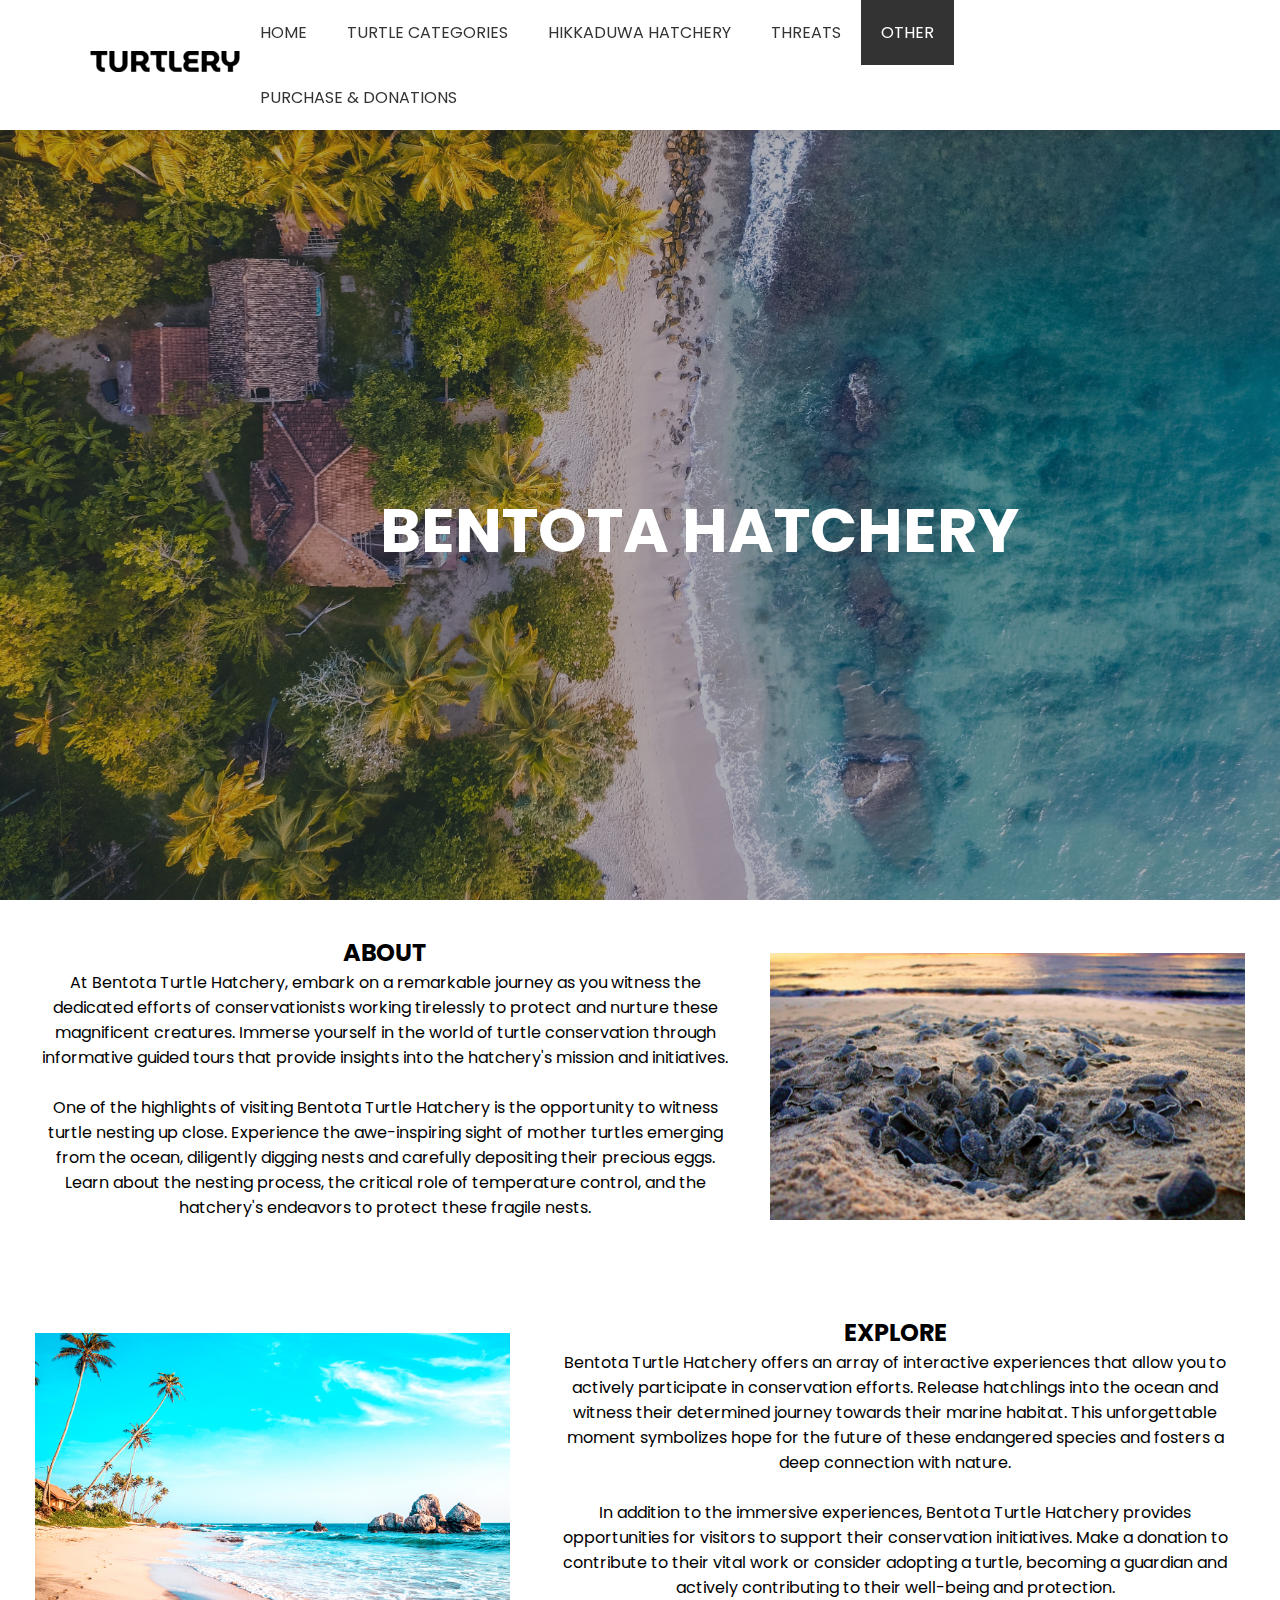
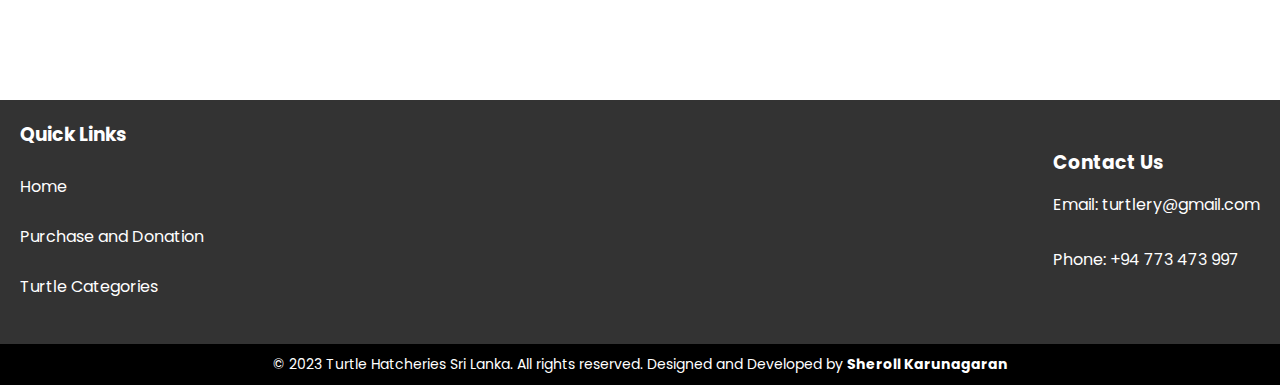
<file: bentota.html>
<!DOCTYPE html>
<html lang="en">
<head>
    <meta charset="UTF-8">
    <meta http-equiv="X-UA-Compatible" content="IE=edge">
    <meta name="viewport" content="width=device-width, initial-scale=1.0">
    <title>bentota</title>

    <link rel="stylesheet" href="common.css">
    <link rel="stylesheet" href="bentota.css">

</head>

<body>

     <!-- Navigation Bar-->
        
     <header>
        
        <a href="#" class="logo"><img src="images/logo_b.png" alt=""></a>
        
        <input type="checkbox" id="menu-bar">
        <label for="menu-bar">MENU</label>

        <nav class="navbar">
            <ul>
                <li><a href="index.html" >HOME</a></li>
                <li><a href="category.html">TURTLE CATEGORIES</a></li>
                <li><a href="hikkaduwa.html">HIKKADUWA HATCHERY</a></li>
                <li><a href="threats.html">THREATS</a></li>
                <li><a href="#" class="active">OTHER</a>
                    <ul>
                        <li><a href="kosgoda.html">KOSGODA HATCHERY</a></li>
                        <li><a href="bentota.html"class="active">BENTOTA HATCHERY</a></li>
                    </ul>
                </li>
                <li><a href="donation.html">PURCHASE & DONATIONS</a></li>
            </ul>
        </nav>

    </header>

    <!--Cover Page-->

    <section  class="bentota_cover">
        <div class="bentota_cover-title">          
            <h1>BENTOTA HATCHERY</h1>                           
        </div>   
    </section>

    <section class="bentota1_main">
        <div class="bentota1_text">
            <h2>ABOUT</h2>
            <p>
                At Bentota Turtle Hatchery, embark on a remarkable journey as you witness the dedicated efforts of conservationists working tirelessly to protect and nurture these magnificent creatures. Immerse yourself in the world of turtle conservation through informative guided tours that provide insights into the hatchery's mission and initiatives.<br><br>
            </p>
            <p>
                One of the highlights of visiting Bentota Turtle Hatchery is the opportunity to witness turtle nesting up close. Experience the awe-inspiring sight of mother turtles emerging from the ocean, diligently digging nests and carefully depositing their precious eggs. Learn about the nesting process, the critical role of temperature control, and the hatchery's endeavors to protect these fragile nests.<br><br>
            </p>
        </div>
        <div class="bentota1_image">
            <img src="images/bentota_1.jpg">
        </div>
    </section>

    <section class="bentota2_main">
        <div class="bentota2_text">
            <h2>EXPLORE</h2>
            <p>
                Bentota Turtle Hatchery offers an array of interactive experiences that allow you to actively participate in conservation efforts. Release hatchlings into the ocean and witness their determined journey towards their marine habitat. This unforgettable moment symbolizes hope for the future of these endangered species and fosters a deep connection with nature.<br><br>
            </p>
            <p>
                In addition to the immersive experiences, Bentota Turtle Hatchery provides opportunities for visitors to support their conservation initiatives. Make a donation to contribute to their vital work or consider adopting a turtle, becoming a guardian and actively contributing to their well-being and protection.<br><br>
            </p>
        </div>
        <div class="bentota2_image">
            <img src="images/bentota_2.jpg" alt="">
        </div>
    </section>



     <!-- Footer -->
    
     <footer class="footer_main">
        <div class="footer_1">
           <ul>
               <li><h3>Quick Links</h3></li><br>
               <li><a href="index.html">Home</a></li>
               <br>
               <li><a href="donation.html">Purchase and Donation</a></li>
               <br>
               <li><a href="category.html">Turtle Categories</a></li>
               <br>
               <li><a href="Bentota.html"></a></li>
           </ul>
       </div>
       
       <div class="footer_2">
           <h3>Contact Us</h3>
           <p>Email: turtlery@gmail.com</p>
           <br>
           <p>Phone: +94 773 473 997</p>
       </div>
   </footer>

   <footer class="footer_sub">
       <p>&copy; 2023 Turtle Hatcheries Sri Lanka. All rights reserved. Designed and Developed by <strong>Sheroll Karunagaran</strong></a></p>
   </footer>

</body>

</html>
</file>
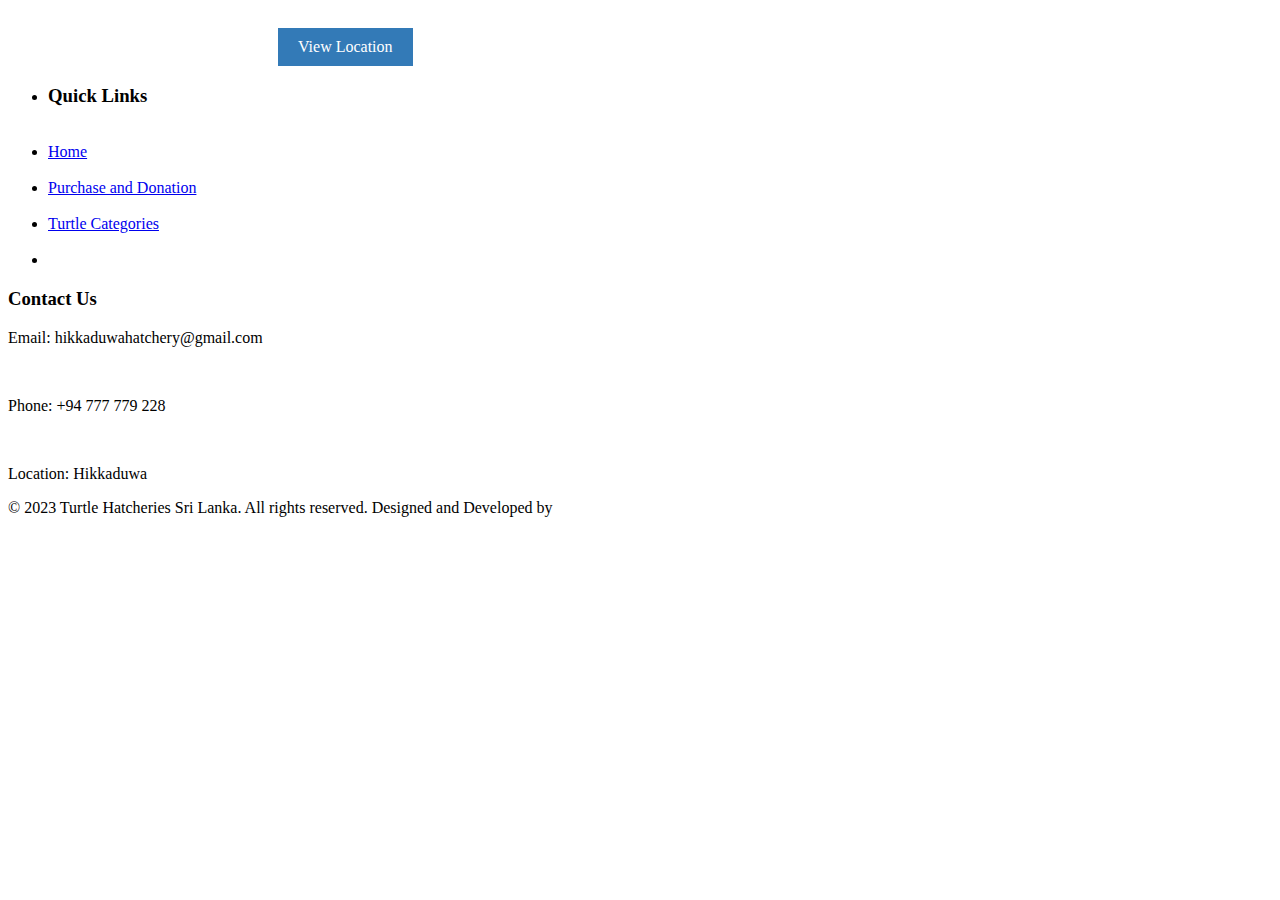
<file: demo.html>
<!DOCTYPE html>
<html lang="en">
<head>
    <meta charset="UTF-8">
    <meta http-equiv="X-UA-Compatible" content="IE=edge">
    <meta name="viewport" content="width=device-width, initial-scale=1.0">
    <title>Document</title>

    <link rel="stylesheet" href="demo.css">
</head>
<body>

    <label for="map-toggle-green" class="button-location">View Location</label>

    <input type="checkbox" id="map-toggle-green" class="checkbox">
    
    <div class="overlay">

      <div class="map">

        <iframe src="https://www.google.com/maps/embed?pb=!1m18!1m12!1m3!1d1971.839068296401!2d81.20330538851731!3d8.722081747831881!2m3!1f0!2f0!3f0!3m2!1i1024!2i768!4f13.1!3m3!1m2!1s0x3afbbf9cdb8f4a57%3A0x2f07a90f5ad3d721!2sPigeon%20Island!5e0!3m2!1sen!2slk!4v1685351095212!5m2!1sen!2slk" allowfullscreen="" loading="lazy" referrerpolicy="no-referrer-when-downgrade"></iframe>

        <label for="map-toggle-green" class="close-button">Close</label>

      </div>

    </div>
      

    <!-- Footer -->
    
    <footer class="footer1">
         <div class="footer-left">
            <ul>
                <li><h3>Quick Links</h3></li><br>
                <li><a href="index.html">Home</a></li>
                <br>
                <li><a href="donation.html">Purchase and Donation</a></li>
                <br>
                <li><a href="category.html">Turtle Categories</a></li>
                <br>
                <li><a href="Bentota.html"></a></li>
            </ul>
        </div>
        
        <div class="contact-us">
            <h3>Contact Us</h3>
            <p>Email: hikkaduwahatchery@gmail.com</p>
            <br>
            <p>Phone: +94 777 779 228</p>
            <br>
            <p>Location: Hikkaduwa</p>
        </div>
    </footer>

    <footer class="footer2">
        <p>&copy; 2023 Turtle Hatcheries Sri Lanka. All rights reserved. Designed and Developed by <a href="https://www.linkedin.com/in/althaf-rifath/" target="_blank" rel="noopener" style="color: white; text-decoration: none;"><strong>Althaf Rifath</strong></a></p>
    </footer>
    


</body>
</html>
</file>
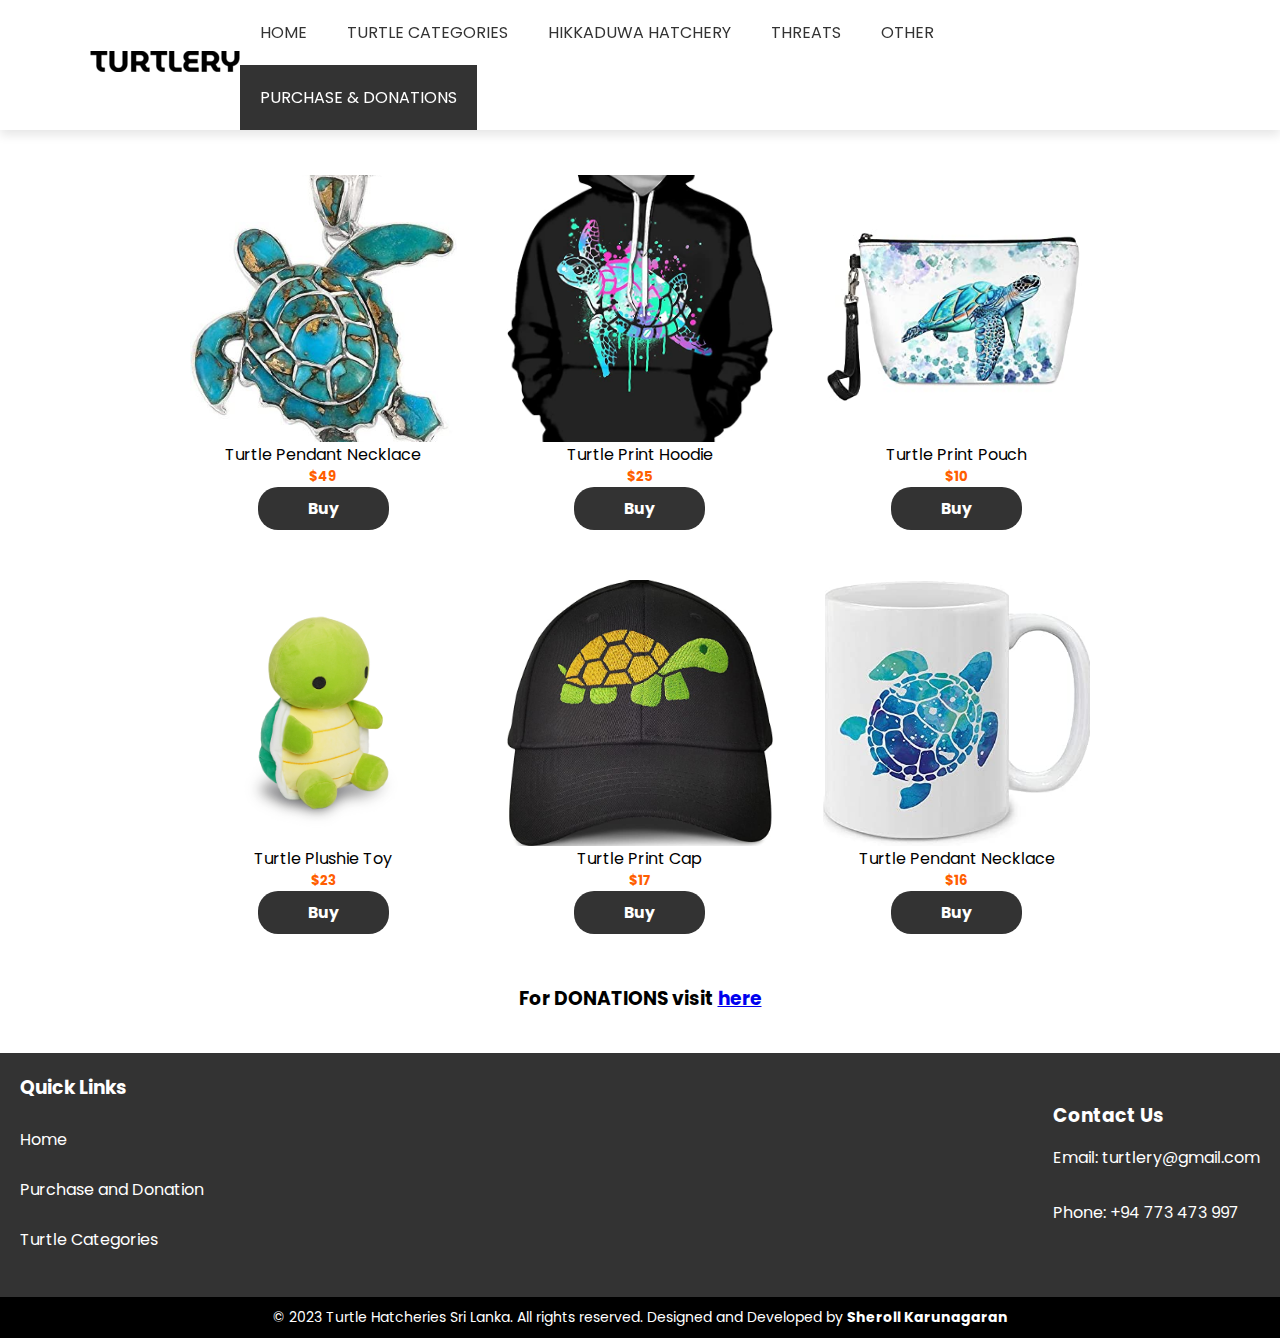
<file: donation.html>
<!DOCTYPE html>
<html lang="en">
<head>
    <meta charset="UTF-8">
    <meta http-equiv="X-UA-Compatible" content="IE=edge">
    <meta name="viewport" content="width=device-width, initial-scale=1.0">
    <title>donation</title>

    <link rel="stylesheet" href="common.css">
    <link rel="stylesheet" href="donation.css">

</head>

<body>

   <!-- Navigation Bar-->
        
   <header> 
        <a href="#" class="logo"><img src="images/logo_b.png" alt=""></a>
        <input type="checkbox" id="menu-bar">
        <label for="menu-bar">MENU</label>
        <nav class="navbar">
            <ul>
                <li><a href="index.html">HOME</a></li>
                <li><a href="category.html">TURTLE CATEGORIES</a></li>
                <li><a href="hikkaduwa.html">HIKKADUWA HATCHERY</a></li>
                <li><a href="threats.html">THREATS</a></li>
                <li><a href="#">OTHER</a>
                    <ul>
                        <li><a href="kosgoda.html">KOSGODA HATCHERY</a></li>
                        <li><a href="bentota.html">BENTOTA HATCHERY</a></li>
                    </ul>
                </li>
                <li><a href="#" class="active">PURCHASE & DONATIONS</a></li>
            </ul>
        </nav>
    </header>

    <!-- Main Section -->

    
    
    <section class="merch-main">
        <div class="merch-container">
            <div class="merch-container-sub">
                <img src="images/merch_1.jpg" alt="">
                <h4>Turtle Pendant Necklace</h4>
                <h5>$49</h5>
                <button class="common_button">
                    <a href="https://a.co/d/2m0Ry0Q"><span><h3>Buy</h3></span></a>
                </button>
            </div>
            <div class="merch-container-sub">
                <img src="images/merch_2.jpg" alt="">
                <h4>Turtle Print Hoodie</h4>
                <h5>$25</h5>
                <button class="common_button">
                    <a href="https://amzn.eu/d/88Sakjg"><span><h3>Buy</h3></span></a>
                </button>
            </div>          
            <div class="merch-container-sub">
                <img src="images/merch_3.jpg" alt="">
                <h4>Turtle Print Pouch</h4>
                <h5>$10</h5>
                <button class="common_button">
                    <a href="https://a.co/d/cnYKK6E"><span><h3>Buy</h3></span></a>
                </button>
            </div>
            <div class="merch-container-sub">
                <img src="images/merch_4.jpg" alt="">
                <h4>Turtle Plushie Toy</h4>
                <h5>$23</h5>
                <button class="common_button">
                    <a href="https://a.co/d/cXmYVNf"><span><h3>Buy</h3></span></a>
                </button>
            </div>
            <div class="merch-container-sub">
                <img src="images/merch_5.jpg" alt="">
                <h4>Turtle Print Cap</h4>
                <h5>$17</h5>
                <button class="common_button">
                    <a href="https://a.co/d/izoExNb"><span><h3>Buy</h3></span></a>
                </button>
            </div>
            <div class="merch-container-sub">
                <img src="images/merch_6.jpg" alt="">
                <h4>Turtle Pendant Necklace</h4>
                <h5>$16</h5>
                <button class="common_button">
                    <a href="https://a.co/d/hZKtE7x"><span><h3>Buy</h3></span></a>
                </button>
            </div>
        </div>
        <h2>PURCHASE</h2>
       
    </section>
    <section class="donation">
        <h3> For DONATIONS visit <a href="https://www.seeturtles.org/donations">here</a><h3>
    </section>
    

    <!-- Footer -->
    
    <footer class="footer_main">
        <div class="footer_1">
           <ul>
               <li><h3>Quick Links</h3></li><br>
               <li><a href="index.html">Home</a></li>
               <br>
               <li><a href="donation.html">Purchase and Donation</a></li>
               <br>
               <li><a href="category.html">Turtle Categories</a></li>
               <br>
               <li><a href="Bentota.html"></a></li>
           </ul>
       </div>
       
       <div class="footer_2">
           <h3>Contact Us</h3>
           <p>Email: turtlery@gmail.com</p>
           <br>
           <p>Phone: +94 773 473 997</p>
       </div>
   </footer>

   <footer class="footer_sub">
       <p>&copy; 2023 Turtle Hatcheries Sri Lanka. All rights reserved. Designed and Developed by <strong>Sheroll Karunagaran</strong></a></p>
   </footer>

</body>
</html>
</file>
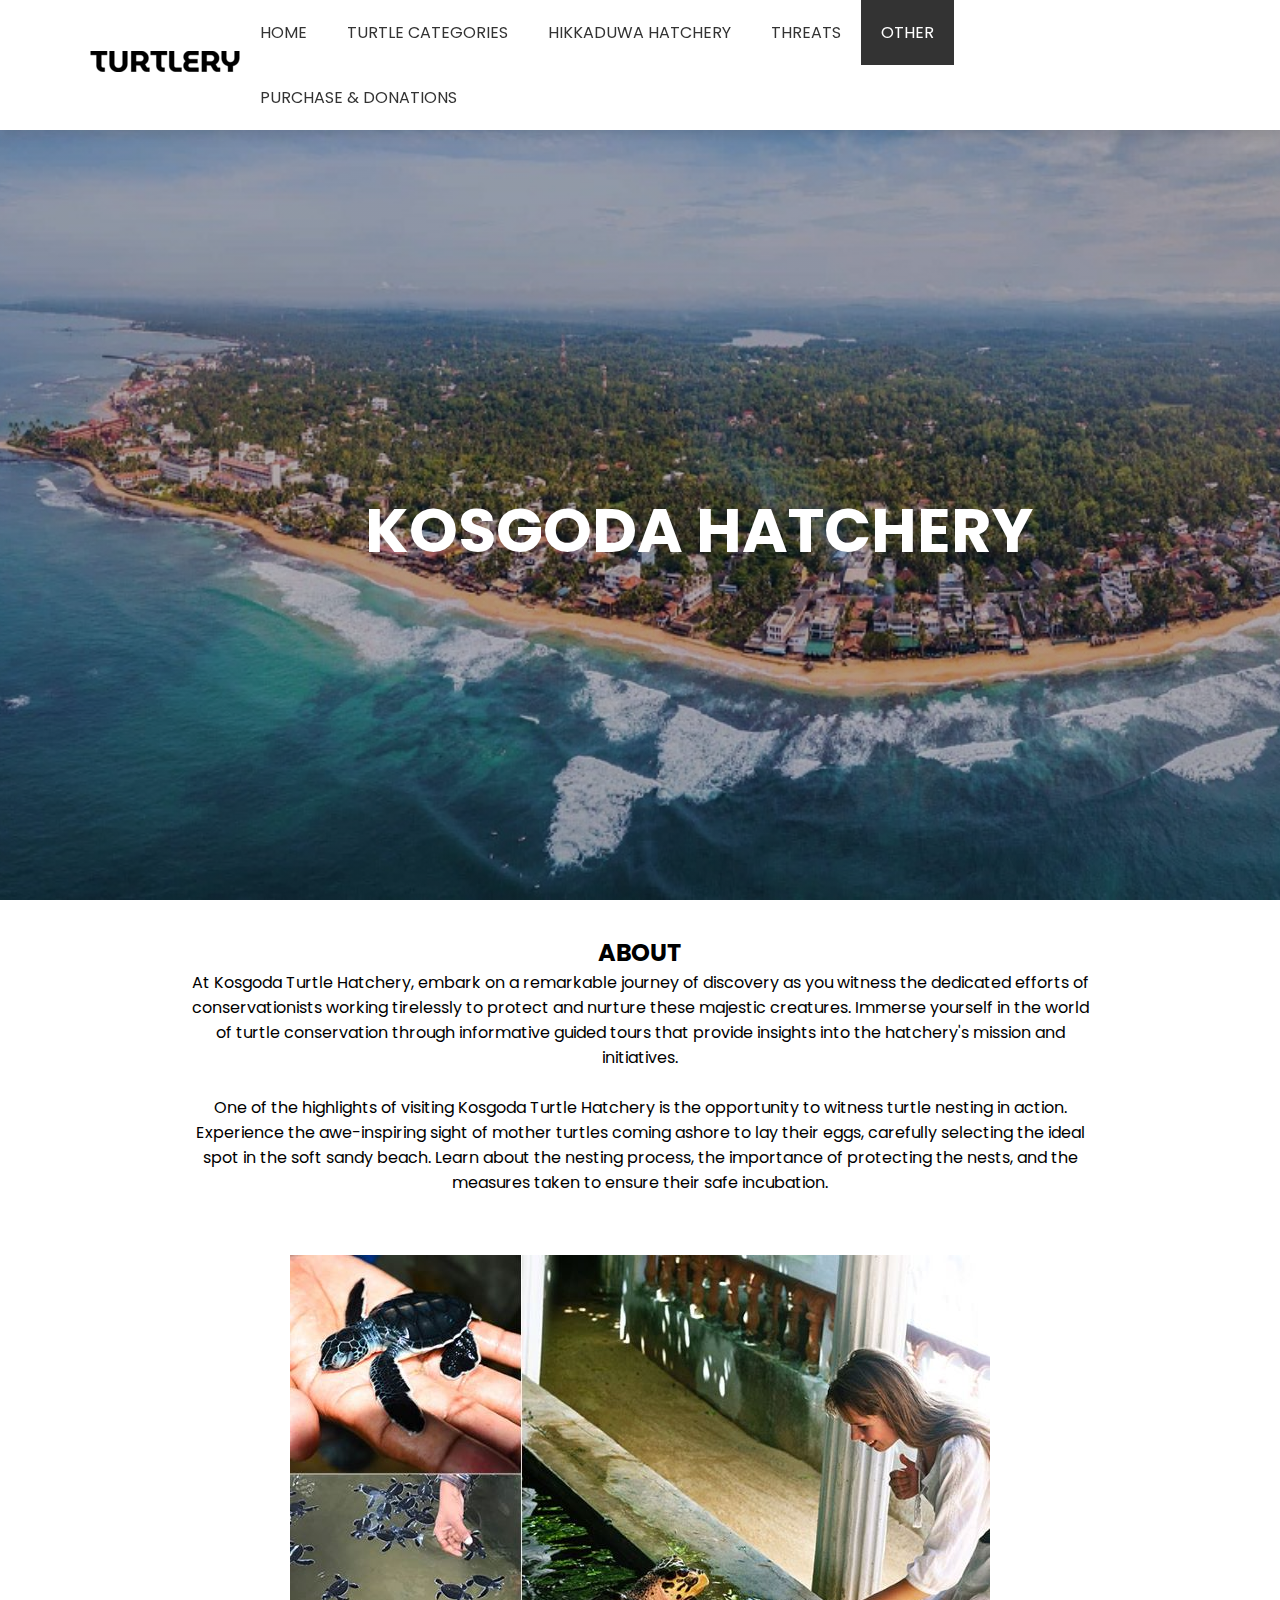
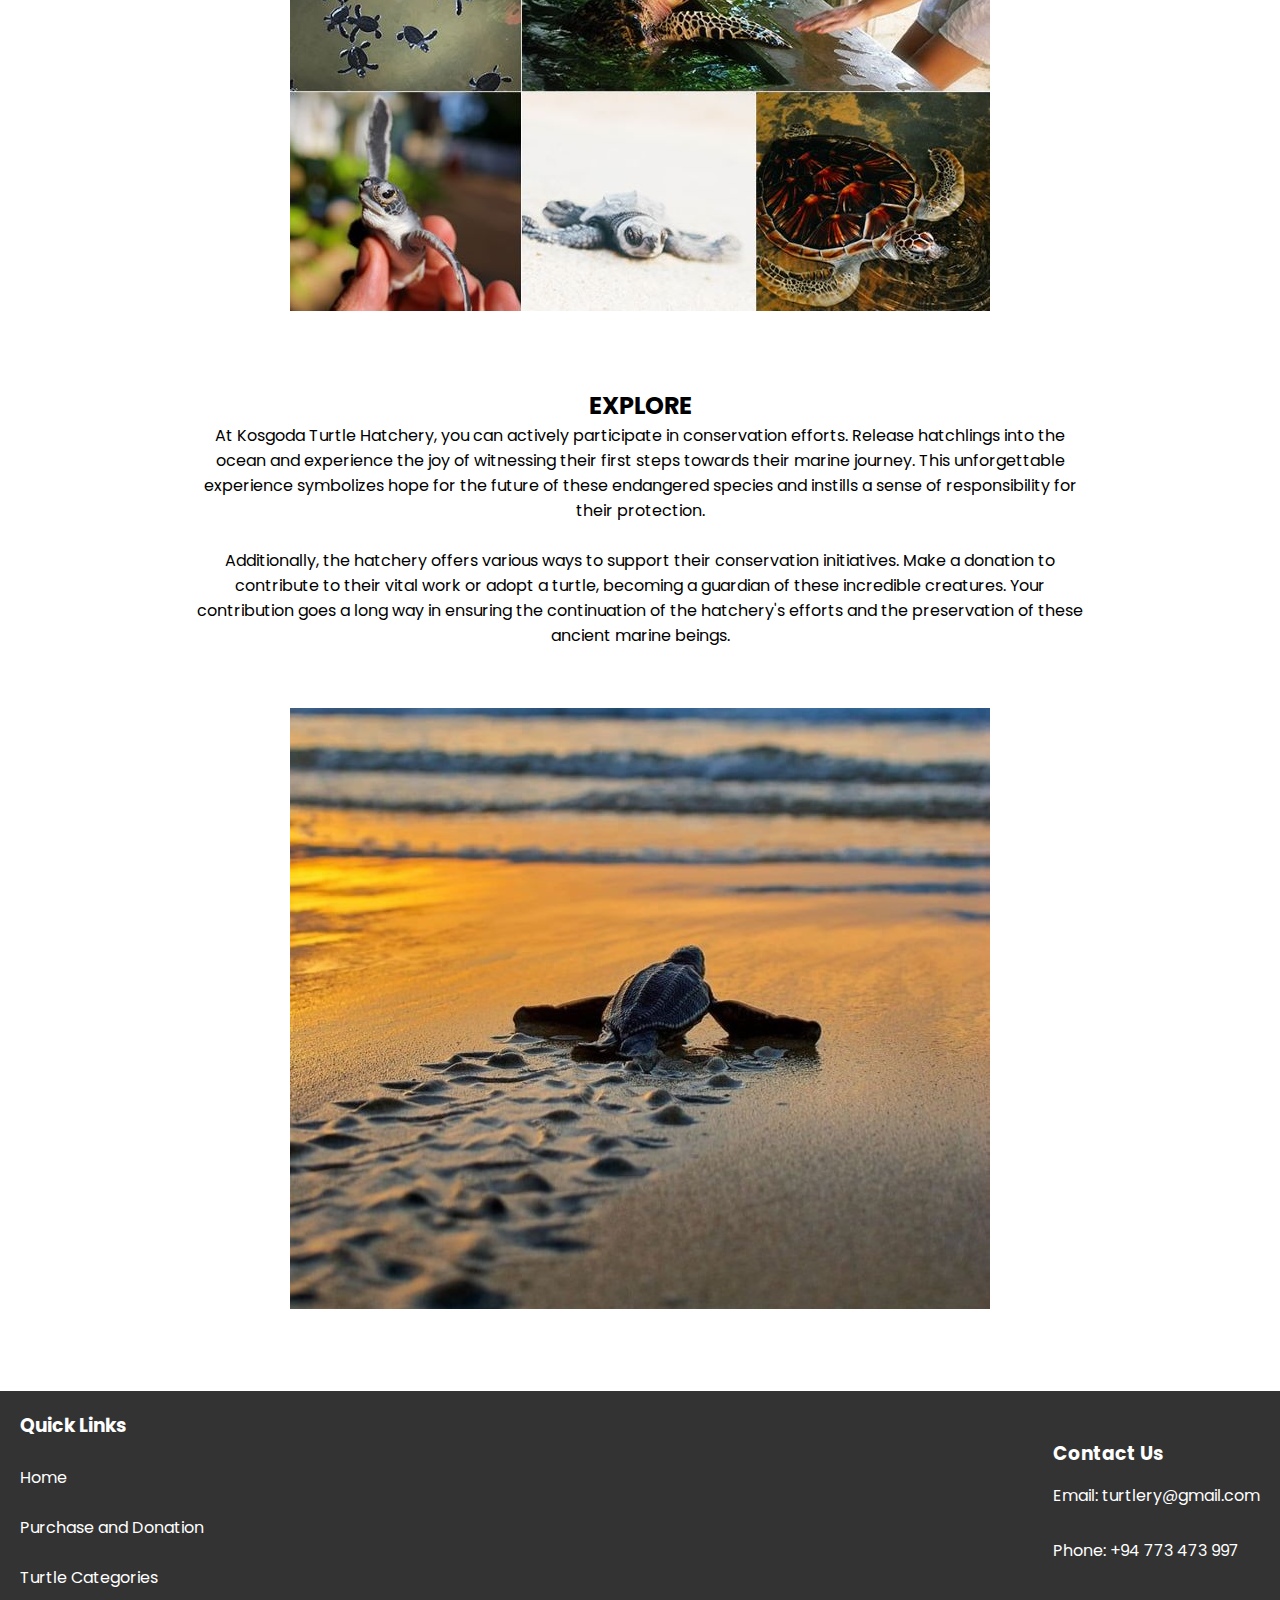
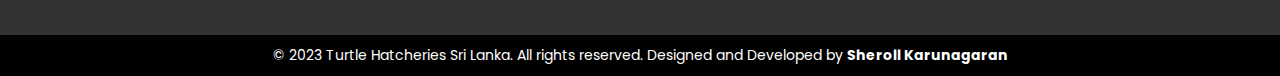
<file: kosgoda.html>
<!DOCTYPE html>
<html lang="en">
<head>
    <meta charset="UTF-8">
    <meta http-equiv="X-UA-Compatible" content="IE=edge">
    <meta name="viewport" content="width=device-width, initial-scale=1.0">
    <title>kosgoda</title>

    <link rel="stylesheet" href="common.css">
    <link rel="stylesheet" href="kosgoda.css">

</head>
<body>

     <!-- Navigation Bar-->
        
     <header>
        
        <a href="#" class="logo"><img src="images/logo_b.png"></a>
        
        <input type="checkbox" id="menu-bar">
        <label for="menu-bar">MENU</label>

        <nav class="navbar">
            <ul>
                <li><a href="index.html">HOME</a></li>
                <li><a href="category.html">TURTLE CATEGORIES</a></li>
                <li><a href="hikkaduwa.html">HIKKADUWA HATCHERY</a></li>
                <li><a href="threats.html">THREATS</a></li>
                <li><a href="#" class="active">OTHER</a>
                    <ul>
                        <li><a href="#" class="active">KOSGODA HATCHERY</a></li>
                        <li><a href="bentota.html">BENTOTA HATCHERY</a></li>
                    </ul>
                </li>
                <li><a href="donation.html">PURCHASE & DONATIONS</a></li>
            </ul>
        </nav>

    </header>

    <!--Cover Page-->

    <section  class="kosgoda_cover">
        <div class="kosgoda_cover-title">          
            <h1>KOSGODA HATCHERY</h1>                           
        </div>   
    </section>

    <section class="kosgoda1_main">
        <div class="kosgoda1_text">
            <h2>ABOUT</h2>
            <p>
                At Kosgoda Turtle Hatchery, embark on a remarkable journey of discovery as you witness the dedicated efforts of conservationists working tirelessly to protect and nurture these majestic creatures. Immerse yourself in the world of turtle conservation through informative guided tours that provide insights into the hatchery's mission and initiatives.<br><br>
            </p>
            <p>
                One of the highlights of visiting Kosgoda Turtle Hatchery is the opportunity to witness turtle nesting in action. Experience the awe-inspiring sight of mother turtles coming ashore to lay their eggs, carefully selecting the ideal spot in the soft sandy beach. Learn about the nesting process, the importance of protecting the nests, and the measures taken to ensure their safe incubation.<br><br>
            </p>
        </div>
        <div class="kosgoda1_image">
            <img src="images/kosgoda_1.jpg" >
        </div>
    </section>

    <section class="kosgoda2_main">
        <div class="kosgoda2_text">
            <h2>EXPLORE</h2>
            <p>
                At Kosgoda Turtle Hatchery, you can actively participate in conservation efforts. Release hatchlings into the ocean and experience the joy of witnessing their first steps towards their marine journey. This unforgettable experience symbolizes hope for the future of these endangered species and instills a sense of responsibility for their protection.<br><br>
            </p>
            <p>
                Additionally, the hatchery offers various ways to support their conservation initiatives. Make a donation to contribute to their vital work or adopt a turtle, becoming a guardian of these incredible creatures. Your contribution goes a long way in ensuring the continuation of the hatchery's efforts and the preservation of these ancient marine beings.<br><br>
            </p>
        </div>
        <div class="kosgoda2_image">
            <img src="images/kosgoda_2.jpg" >
        </div>
    </section>



     <!-- Footer -->
    
     <footer class="footer_main">
        <div class="footer_1">
           <ul>
               <li><h3>Quick Links</h3></li><br>
               <li><a href="index.html">Home</a></li>
               <br>
               <li><a href="donation.html">Purchase and Donation</a></li>
               <br>
               <li><a href="category.html">Turtle Categories</a></li>
               <br>
               <li><a href="Bentota.html"></a></li>
           </ul>
       </div>
       
       <div class="footer_2">
           <h3>Contact Us</h3>
           <p>Email: turtlery@gmail.com</p>
           <br>
           <p>Phone: +94 773 473 997</p>
       </div>
   </footer>

   <footer class="footer_sub">
       <p>&copy; 2023 Turtle Hatcheries Sri Lanka. All rights reserved. Designed and Developed by <strong>Sheroll Karunagaran</strong></a></p>
   
   <!--
    turtle-island.org. (2023). Turtle Island. [online] Available at: https://turtle-island.org/?gclid=Cj0KCQjw4NujBhC5ARIsAF4Iv6dmv1QyFWElVQGBq2hcH__4LEkNF4EVouhaGKXzB6ETHM0cz9kkDZgaAkXzEALw_wcB [Accessed 31 May 2023].

‌AmazingLanka.com. (2015). Turtles and Tortoises of Sri Lanka. [online] Available at: https://amazinglanka.com/wp/turtles-of-of-sri-lanka/.

‌Pexels (2023). Free Stock Photos. [online] Pexels.com. Available at: https://www.pexels.com/.

‌Clerici, J. (2020). Seacology supports sea turtles’ race for survival. [online] Seacology. Available at: https://www.seacology.org/2020/04/seacology-supports-sea-turtles-race-for-survival/?gclid=Cj0KCQjw4NujBhC5ARIsAF4Iv6fBlV1jLA_zDlM-oJyMvnBK-McX5en4fAWUfu_8DpG5BLq6ZCJ2fosaAu-8EALw_wcB [Accessed 31 May 2023].

‌Rainforest Trust. (n.d.). Geometric Tortoise. [online] Available at: https://www.rainforesttrust.org/our-impact/success-stories/geometric-tortoise/?utm_source=google-grant&utm_medium=search&utm_campaign=success-stories&utm_term=endangered%20turtles&gclid=Cj0KCQjw4NujBhC5ARIsAF4Iv6d2E_44_0H3_WTzsmwm8BnUeF4NWA_shS1VPqT1dKvFesYtXVNgJMYaAq9IEALw_wcB [Accessed 31 May 2023].

‌https://www.facebook.com/kulana.himan (2022). Sea Turtles in Sri Lanka. [online] J\'pura Voice. Available at: https://jpuravoice.lk/sea-turtles-in-sri-lanka/#:~:text=Natural%20threats%20that%20hinder%20the [Accessed 31 May 2023].

   -->
    </footer>

</body>
</html>
</file>
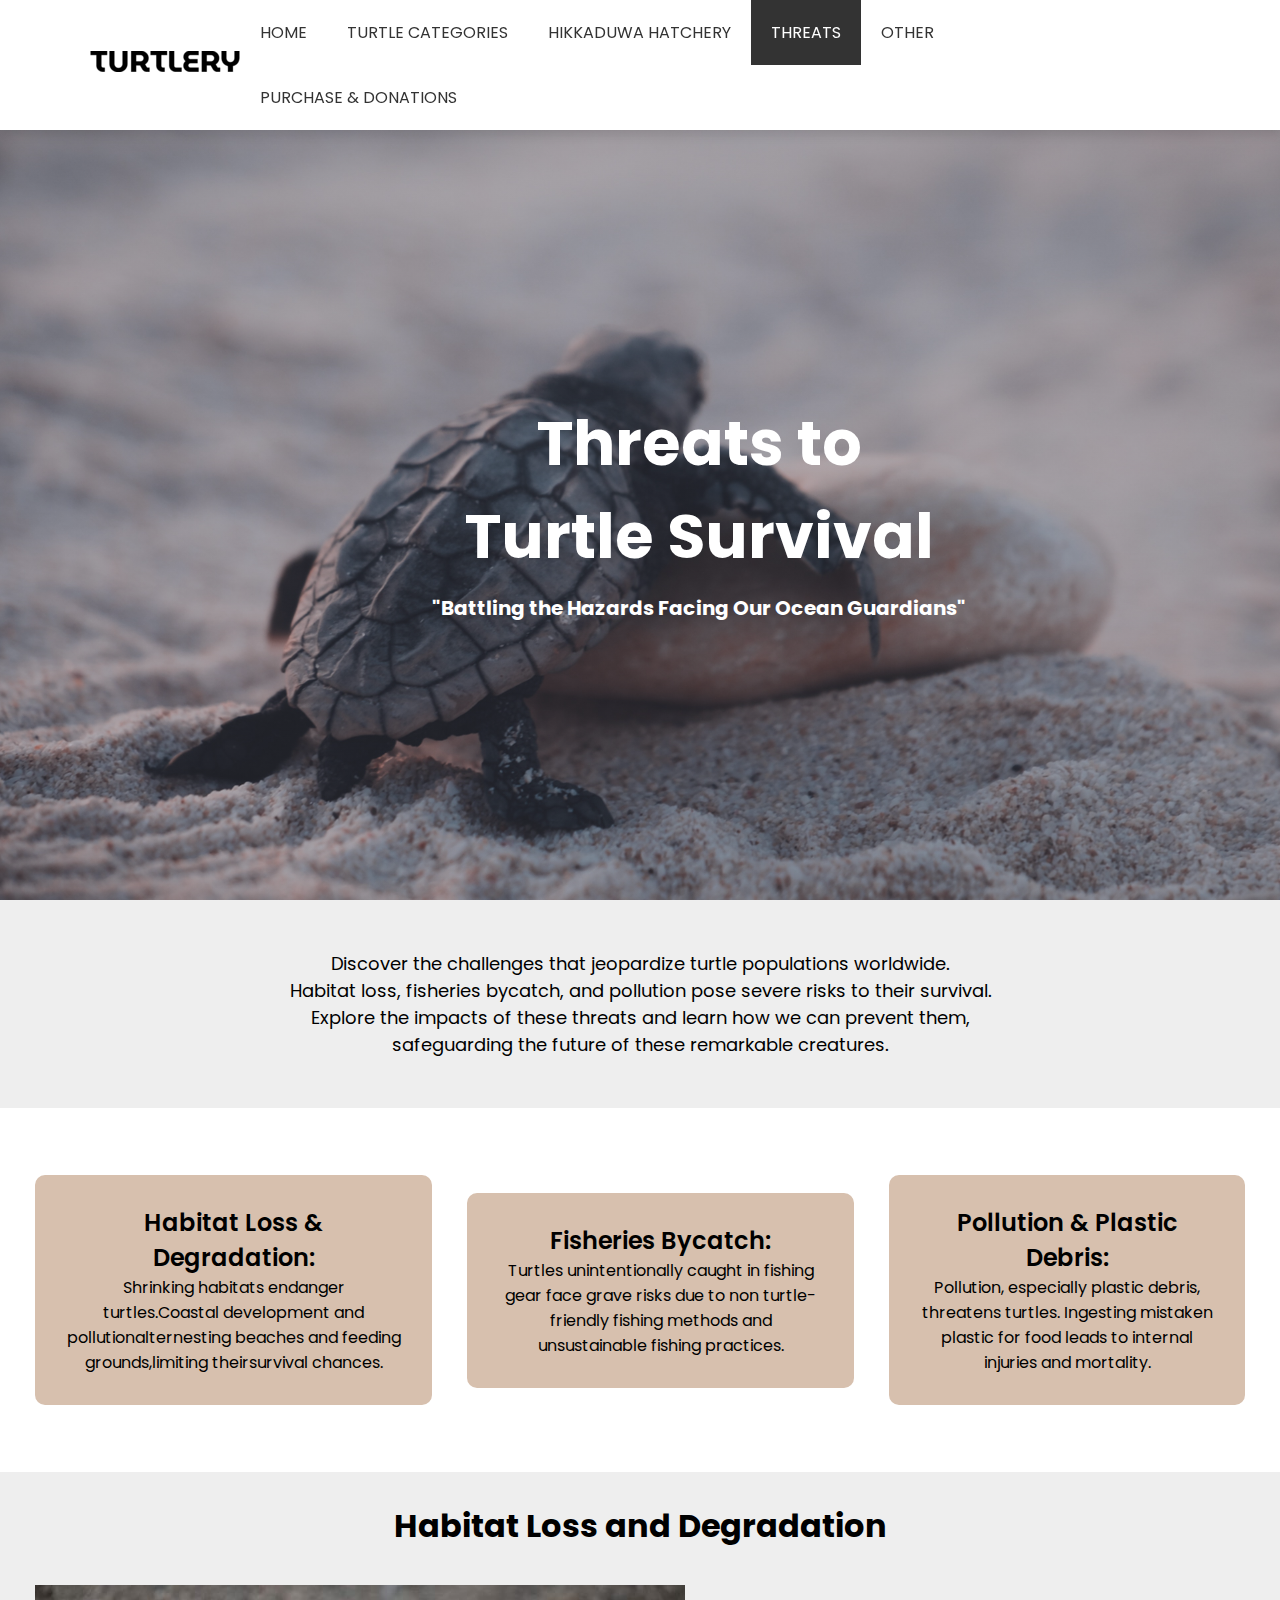
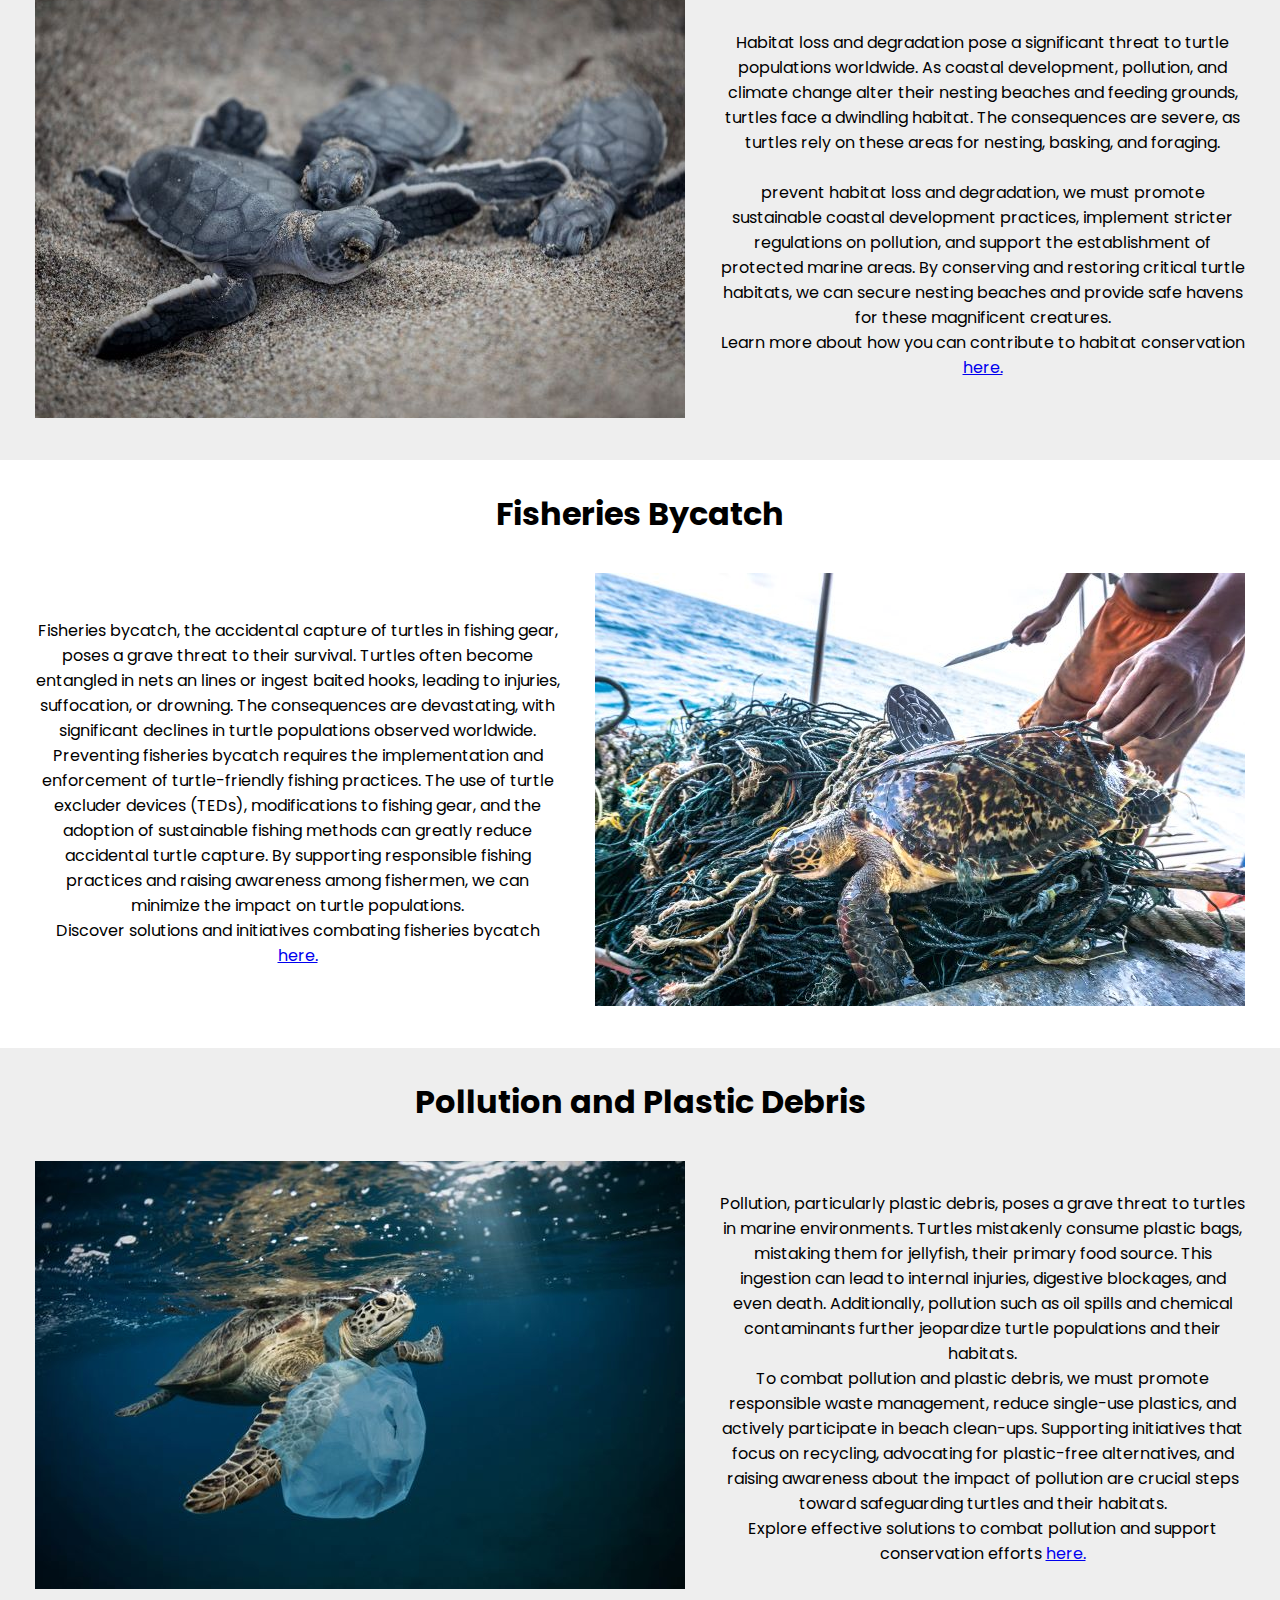
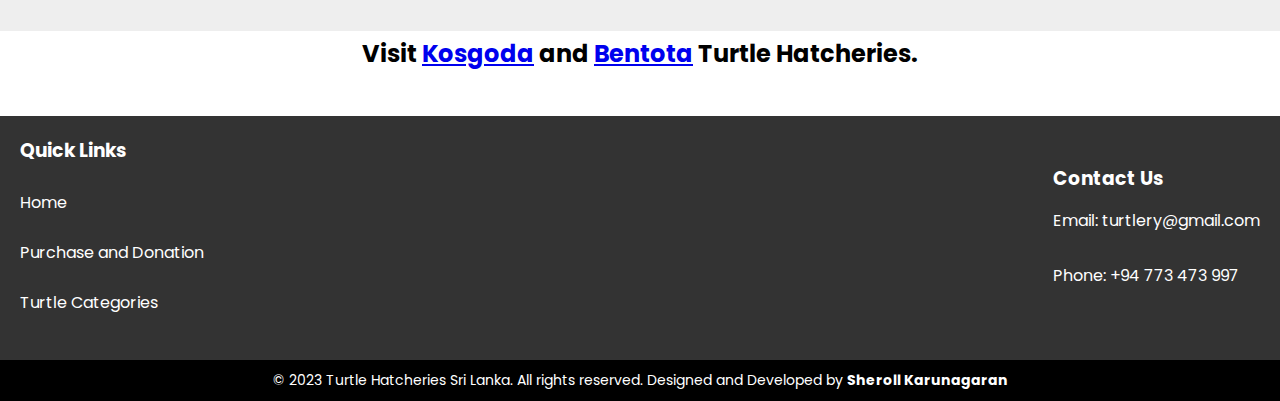
<file: threats.html>
<!DOCTYPE html>
<html lang="en">
<head>
    <meta charset="UTF-8">
    <meta http-equiv="X-UA-Compatible" content="IE=edge">
    <meta name="viewport" content="width=device-width, initial-scale=1.0">
    
    <title>Threats</title>

<link rel="stylesheet" href="common.css">
<link rel="stylesheet" href="threats.css">

</head>

<body>

    <!-- Navigation Bar-->
    
    <header>
    
        <a href="#" class="logo"><img src="images/logo_b.png" alt=""></a>
        
        <input type="checkbox" id="menu-bar">
        <label for="menu-bar">MENU</label>

        <nav class="navbar">
            <ul>
                <li><a href="index.html">HOME</a></li>
                <li><a href="category.html">TURTLE CATEGORIES</a></li>
                <li><a href="hikkaduwa.html">HIKKADUWA HATCHERY</a></li>
                <li><a href="#" class="active">THREATS</a></li>
                <li><a href="#">OTHER</a>
                    <ul>
                        <li><a href="kosgoda.html">KOSGODA HATCHERY</a></li>
                        <li><a href="bentota.html">BENTOTA HATCHERY</a></li>
                    </ul>
                </li>
                <li><a href="donation.html">PURCHASE & DONATIONS</a></li>
            </ul>
        </nav>

    </header>


    <!--Cover Page-->


    <section  class="threats_cover">

        <div class="title">          
            <h1>Threats to<br>Turtle Survival</h1>            
            <h2> "Battling the Hazards Facing Our Ocean Guardians" </h2>                
        </div>
    
    </section>


    <div class="threats_description">

        <h2>
            
            Discover the challenges that jeopardize turtle populations worldwide.<br>
            Habitat loss, fisheries bycatch, and pollution pose severe risks to their survival.<br>
            Explore the impacts of these threats and learn how we can prevent them,<br>
            safeguarding the future of these remarkable creatures.

        </h2>

    </div>

    <!-- Introduction -->

    <section class="threats_intro">
        <div class="threats_intro-container">

            <div class="threats_intro-text">
                <h2>Habitat Loss & Degradation:</h2>

                <p>                
                    Shrinking habitats endanger turtles.Coastal development and pollutionalternesting beaches and feeding grounds,limiting theirsurvival chances.
                </p>

            </div>

            <div class="threats_intro-text">

                <h2> Fisheries Bycatch: </h2>

                <p>                
                    Turtles unintentionally caught in fishing gear face grave risks due to non turtle-friendly fishing methods and unsustainable fishing practices.
                </p>

            </div>

            <div class="threats_intro-text">

                <h2> Pollution & Plastic Debris: </h2>

                <p>               
                    Pollution, especially plastic debris, threatens turtles. Ingesting mistaken plastic for food leads to internal injuries and mortality.
                </p>

            </div>
        </div>


    </section>

    <!-- Main Section -->


    <section class="threat_1" >
        <h1> Habitat Loss and Degradation </h1>
        <div class="threat_1-container">
            
            <div class="threat_1-image">

                <img src="images/threat_1.jpg">

            </div>

            <div class="threat_1-content">
               
                <p>
                    Habitat loss and degradation pose a significant threat to turtle populations worldwide. As coastal development, pollution, and climate change alter their nesting beaches and feeding grounds, turtles face a dwindling habitat. The consequences are severe, as turtles rely on these areas for nesting, basking, and foraging.<br><br>
                </p>                  
                <p> 
                    prevent habitat loss and degradation, we must promote sustainable coastal development practices, implement stricter regulations on pollution, and support the establishment of protected marine areas. By conserving and restoring critical turtle habitats, we can secure nesting beaches and provide safe havens for these magnificent creatures.
                </p>
                <p>
                    Learn more about how you can contribute to habitat conservation <a href="https://oursharedseas.com/solutions/solutions-habitat-and-biodiversity/">here.</a>
                </p>

            </div>

        </div>

    </section>


    <section class="threat_2" >
        <h1> Fisheries Bycatch </h1>
        <div class="threat_2-container">
            
            <div class="threat_2-image">

                <img src="images/threat_2.jpg">

            </div>

            <div class="threat_2-content">
               
                <p>
                    Fisheries bycatch, the accidental capture of turtles in fishing gear, poses a grave threat to their survival. Turtles often become entangled in nets an lines or ingest baited hooks, leading to injuries, suffocation, or drowning. The consequences are devastating, with significant declines in turtle populations observed worldwide.
                </p>
                <p>
                    Preventing fisheries bycatch requires the implementation and enforcement of turtle-friendly fishing practices. The use of turtle excluder devices (TEDs), modifications to fishing gear, and the adoption of sustainable fishing methods can greatly reduce accidental turtle capture. By supporting responsible fishing practices and raising awareness among fishermen, we can minimize the impact on turtle populations.
                </p>
                <p>
                    Discover solutions and initiatives combating fisheries bycatch <a href="https://www.researchgate.net/publication/341431951_FISHER_PERCEPTIONS_AND_PRACTICES_AND_SEA_TURTLE_BYCATCH_IN">here.</a>
                </p>

            </div>

        </div>

    </section>

    <section class="threat_3" >
        <h1> Pollution and Plastic Debris </h1>
        <div class="threat_3-container">

            <div class="threat_3-image">

                <img src="images/threat_3.jpg">

            </div>

            <div class="threat_3-content">
               
                <p>
                    Pollution, particularly plastic debris, poses a grave threat to turtles in marine environments. Turtles mistakenly consume plastic bags, mistaking them for jellyfish, their primary food source. This ingestion can lead to internal injuries, digestive blockages, and even death. Additionally, pollution such as oil spills and chemical contaminants further jeopardize turtle populations and their habitats.
                </p>
                    To combat pollution and plastic debris, we must promote responsible waste management, reduce single-use plastics, and actively participate in beach clean-ups. Supporting initiatives that focus on recycling, advocating for plastic-free alternatives, and raising awareness about the impact of pollution are crucial steps toward safeguarding turtles and their habitats.
                </p>  
                <p>               
                    Explore effective solutions to combat pollution and support conservation efforts <a href="https://www.oceanicsociety.org/resources/7-ways-to-reduce-ocean-plastic-pollution-today/">here.</a>
                </p>

            </div>

        </div>

    </section>

    <section class="threat-link">
        <h2>Visit <a href="kosgoda.html">Kosgoda</a> and <a href="bentota.html">Bentota</a> Turtle Hatcheries.</h2>
    </section>




     <!-- Footer -->
    
     <footer class="footer_main">
        <div class="footer_1">
           <ul>
               <li><h3>Quick Links</h3></li><br>
               <li><a href="index.html">Home</a></li>
               <br>
               <li><a href="donation.html">Purchase and Donation</a></li>
               <br>
               <li><a href="category.html">Turtle Categories</a></li>
               <br>
               <li><a href="Bentota.html"></a></li>
           </ul>
       </div>
       
       <div class="footer_2">
           <h3>Contact Us</h3>
           <p>Email: turtlery@gmail.com</p>
           <br>
           <p>Phone: +94 773 473 997</p>
       </div>
   </footer>

   <footer class="footer_sub">
       <p>&copy; 2023 Turtle Hatcheries Sri Lanka. All rights reserved. Designed and Developed by <strong>Sheroll Karunagaran</strong></a></p>
   </footer>

</body>



</html>
</file>
<file: common.css>
@import url('https://fonts.googleapis.com/css2?family=Poppins:wght@100;200;300;400;600;700&display=swap');

*{
  margin: 0;
  padding: 0;
  font-family: 'Poppins', sans-serif;
}


header{
    position: fixed;
    top: 0;
    left: 0;
    right: 0;
    background: #ffffff;
    box-shadow: 0 5px 10px rgba(0, 0, 0, 0.1);
    padding: 0px 7%;
    display: flex;
    align-items: center;
    justify-content: space-between;
    z-index: 1000;
}

header .navbar ul{
    list-style: none;
}

header .navbar ul li{
    position: relative;
    float: left;    
}

header .navbar ul li a{
    text-decoration: none;
    font-size: 16px;
    padding: 20px;
    color: #333;
    display: flex;
}


header .navbar ul li a:hover,
header .navbar ul li a.active{
    background: #333;
    color: #ffffff;
}

header .navbar ul li ul{
    position: absolute;
    left: 0;
    width: 210px;
    background: #ffffff;
    display: none;
}

header .navbar ul li ul li{
    width: 100%;
    border-top: 1px solid rgba(0, 0, 0, 0.1);
    
}

header .navbar ul li:focus-within > ul,
header .navbar ul li:hover > ul{
    display: initial;
}

#menu-bar{
    display: none;
}

header label{
    font-size: 20px;
    color: #333;
    cursor: pointer;
    display: none;
}

@media only screen and (max-width:1276px){
    header{
        padding: 20px;
    }

    header label{
        display: initial;
    }

    header .navbar{
        position: absolute;
        top: 100%;
        left: 0;
        right: 0;
        background: #ffffff;
        border-top: 1px solid rgba(0, 0, 0, 0.1);
        display: none;
    }

    header .navbar ul li{
        width: 100%;
    }

    header .navbar ul li ul{
        position: relative;
        width: 100%;       
    }

    header .navbar ul li ul li{
        background: #eee;
    }

    #menu-bar:checked ~ .navbar{
        display: initial;
    }
}

/* Footer */
.footer_main {
    display: flex;
    justify-content: space-between;
    align-items: center;
    background-color: #333;
    padding: 20px;
    margin-top: 40px;
    flex-wrap: wrap;
    color: #fff;
}
.footer_main ul {
    display: flex;
    flex-direction: column;
    list-style: none;
    /* padding-left: 50px; */
    align-items: left;
}
.footer_main ul li {
    display: inline-block;
    margin-right: 20px;
}
.footer_main ul li a {
    color: #fff;
    text-decoration: none;
    font-size: 16px;
}

.footer_2 {
    text-align: left;  
    margin-bottom: 20px;
}
.footer_2 h3 {
    margin-bottom: 15px;
}
.footer_2 p {
    font-size: 16px;
    margin-bottom: 5px;
}
/* Footer 2 */
.footer_sub {
    background-color: rgb(0,0,0);
    color: #fff;
    text-align: center;
    padding: 10px;
    font-size: 14px;
}
</file>
<file: bentota.css>
.bentota_cover{
    min-height: 100vh;
    width: 100%;
    background-image: linear-gradient(rgba(4,9,30,0.3),rgba(4,9,30,0.3)),url(images/bentota_cover.jpg);
    background-position: center;
    background-size: cover;
    position: relative;
    display: flex;
    align-items: center;
    color: white;
    
}

.bentota_cover .bentota_cover-title{
    flex: 1;
    padding: 10px;
    padding-left: 10%;
    text-align: center;
    margin-top: 10rem;
}

.bentota_cover-title h1{
    font-size: 62px;
}

.bentota1_main,
.bentota2_main{
    padding: 35px;
    gap: 35px;
    display: flex;
    align-items: center;
    justify-content: center;
}

.bentota2_main{
    flex-direction: row-reverse;
}

.bentota1_main img,
.bentota2_main img{
    width: 100%;
    max-width: 600px;
    aspect-ratio: 16/9;
    object-fit: cover;
    object-position: center;
}

.bentota1_text,
.bentota2_text{
    text-align: center;
    max-width: 700px;
}

@media only screen and (max-width:1024px) {
    .bentota1_main,
    .bentota2_main{
        flex-direction: column;
    }


}

.bentota1_text h2,
.bentota2_text h2{
    position: relative;
    animation: jump 1s infinite;
  }
  
  @keyframes jump {
    0% {
      transform: translateY(0);
    }
    50% {
      transform: translateY(-20px);
    }
    100% {
      transform: translateY(0);
    }
  }
</file>
<file: demo.css>
.button-location {
  display: inline-block;
  padding: 10px 20px;
  background-color: #337ab7;
  color: #fff;
  cursor: pointer;
  margin-top: 20px;
  margin-left: 270px;
}

.checkbox {
  display: none;
}

.overlay {
  display: none;
  position: fixed;
  top: 0;
  left: 0;
  width: 100%;
  height: 100%;
  background-color: rgba(0, 0, 0, 0.8);
  z-index: 9999;
}

.map {
  position: absolute;
  top: 50%;
  left: 50%;
  transform: translate(-50%, -50%);
  width: 80%;
  height: 80%;
}

.close-button {
  position: absolute;
  top: 10px;
  right: 10px;
  padding: 5px 10px;
  background-color: #fff;
  color: #333;
  cursor: pointer;
}

.checkbox:checked ~ .overlay {
  display: block;
}

.checkbox:checked ~ .overlay .map {
  display: block;
}

/*****/

.car-2{
  background: #337ab7;
}

.car-container,
.car-2-container{
  padding: 35px;
  gap: 35px;
  display: flex;
  align-items: center;
  justify-content: center;
}

.car-2-container{
  flex-direction: row-reverse;
}

.car-text{
  text-align: center;
}

@media only screen and (max-width:1246px) {
  .car-container,
  .car-2-container{
      flex-direction: column;
  }

  .car-text{
      max-width: 800px;
  }
}
</file>
<file: donation.css>
.purchase{
    text-align: center;
}


.merch-main{
    display: flex;
    flex-direction: column-reverse;
    justify-content: center;
    margin: 0 auto;
    align-items: center;
    padding-top: 90px;
}



.merch-container{
    display: grid;
    grid-template-columns: 1fr 1fr 1fr;
    padding: 50px;
    padding-top: 50px;
    gap: 50px;
    justify-items: center;
    text-align: center;
    max-width: 900px;
    margin: 0 auto;
}

.donate-first-title{
    display: flex;
    flex-direction: column;
    align-items: center;
    text-align: center;
    padding-top: 50px;
}

.merch-container-sub img{
    width: 100%;
    max-width: 600px;
    aspect-ratio: 1/1;
    object-fit: cover;
    object-position: center;
}

.merch-container-sub{
    display: flex;
    flex-direction: column;
    justify-content: space-between;
    align-items: center;
}

.merch-container-sub button{
    max-width: -moz-fit-content;
    max-width: fit-content;
    padding: 10px 50px;
}
.common_button{
    background-color: #333;
    border-radius: 20px;
    border: none;
}
.common_button a{
    text-decoration: none;
    color: white;
}

.merch-container-sub h4{
    font-weight: 400;
}

.merch-container-sub h5{
    color: rgb(255, 94, 0);
}

.donate-first-container-two h4,
.donate-first-container-two h5{
    margin: 10px 0;
}

.donation{
    text-align: center;
    align-items: center;
}


@media only screen and (max-width: 1260px) {
    .donate-first-container{
        grid-template-columns: 1fr 1fr 1fr;
    }
}

@media only screen and (max-width:900px) {
    .donate-first-container {
        grid-template-columns: 1fr 1fr;
    }
}

@media only screen and (max-width:640px) {
    .donate-first-container {
        grid-template-columns: 1fr;
    }
}
</file>
<file: kosgoda.css>
.kosgoda_cover{
    min-height: 100vh;
    width: 100%;
    background-image: linear-gradient(rgba(4,9,30,0.3),rgba(4,9,30,0.3)),url(images/kosgoda_cover.jpg);
    background-position: center;
    background-size: cover;
    position: relative;
    display: flex;
    align-items: center;
    color: white;
    
}

.kosgoda_cover .kosgoda_cover-title{
    flex: 1;
    padding: 10px;
    padding-left: 10%;
    text-align: center;
    margin-top: 10rem;
}

.kosgoda_cover-title h1{
    font-size: 62px;
}

.kosgoda1_main,
.kosgoda2_main{
    padding: 35px;
    gap: 35px;
    display: flex;
    flex-direction: column;
    align-items: center;
    justify-content: center;
}

.kosgoda1_text,
.kosgoda2_text{
    text-align: center;
    max-width: 900px;
}

.kosgoda1_main img,
.kosgoda2_main img{
    width: 100%;
}

.kosgoda2_text h2,
.kosgoda1_text h2 {
    position: relative;
    animation: jump 1s infinite;
  }
  
  @keyframes jump {
    0% {
      transform: translateY(0);
    }
    50% {
      transform: translateY(-20px);
    }
    100% {
      transform: translateY(0);
    }
  }
</file>
<file: threats.css>
.threats_cover{
    min-height: 100vh;
    width: 100%;
    background-image: linear-gradient(rgba(4,9,30,0.3),rgba(4,9,30,0.3)),url(images/intro3.jpg);
    background-position: center;
    background-size: cover;
    position: relative;
    display: flex;
    align-items: center;
    color: white;
    
}

.threats_cover .title{
    flex: 1;
    padding: 10px;
    padding-left: 10%;
    text-align: center;
    margin-top: 10rem;
    font-size: 45px;
}

.threats_cover .title h1{
    font-size: 62px;
}

.threats_cover .title h2{
    margin: 10px 0 40px;
    font-size: 20px;
}

.threats_description{
    display: flex;
    align-items: center;
    text-align: center;
    justify-content: center;
    padding: 50px;
    background-color: rgb(238, 238, 238);
}

.threats_description h2{
    font-size: 18px;
    font-weight: 400;    

}

/* Introduction */
.threats_intro-container{
    padding: 35px;
    gap: 35px;
    display: flex;
    align-items: center;
    justify-content: center;
    margin-top: 2.5%;
    margin-bottom: 2.5%;
    cursor: pointer;
    
}

.threats_intro-text{
    text-align: center;
    background: rgb(215, 192, 174);
    border-radius: 10px;
    padding: 30px;
    transition: 0.5s;
    box-sizing: border-box;

}
/*255 212 187*/

.threats_intro-text h2{
    font-weight: 600;
}

.threats_intro-text:hover{
    box-shadow: 0 0 20px 0px rgba(0,0,0,0.2);
}

@media only screen and (max-width:1246px) {

    .threats_intro-container{
        flex-direction: column;
    }
    
    .threats_intro-text{
        max-width: 800px;
        
    }
    }


/* Main Section*/

.threat_1 h1,
.threat_2 h1,
.threat_3 h1{
    text-align: center;
}

.threat_1,
.threat_3{
    background: rgb(238, 238, 238);
}
  
.threat_1-container,
.threat_2-container,
.threat_3-container{
    padding: 35px;
    gap: 35px;
    display: flex;
    align-items: center;
    justify-content: center;
}
  
.threat_2-container{
    flex-direction: row-reverse;
}

.threat_1-content,
.threat_2-content,
.threat_3-content{
    text-align: center;
}

.threat_1 h1,
.threat_2 h1,
.threat_3 h1{
    padding-top: 30px;
}


  
@media only screen and (max-width:900px) {
.threat_1-container,
.threat_2-container,
.threat_3-container{
    flex-direction: column;
}

.threat_1-content,
.threat_2-content,
.threat_3-content{
    max-width: 800px;
}

.threat_1-image img,
.threat_2-image img,
.threat_3-image img{
    width: 100%;
}
}

.threat-link{
    text-align: center;
    padding: 5px;
}
</file>
